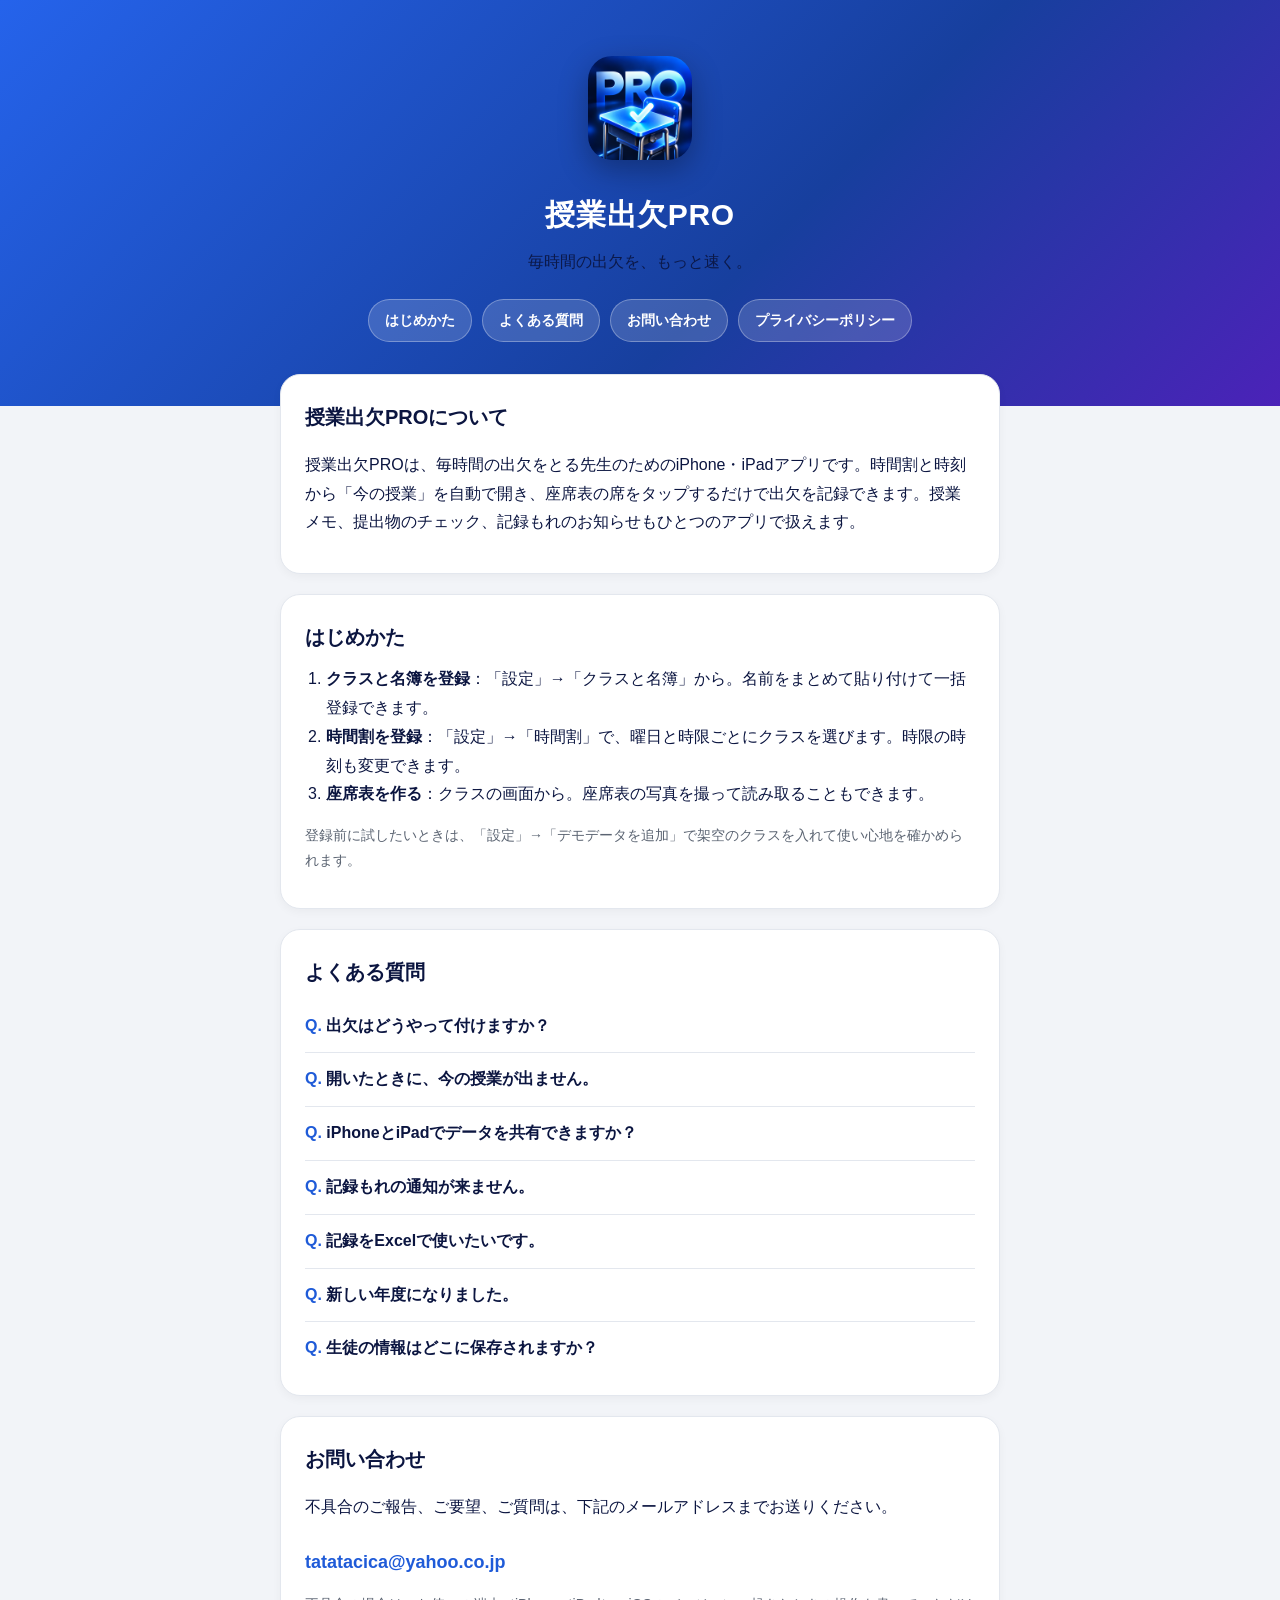
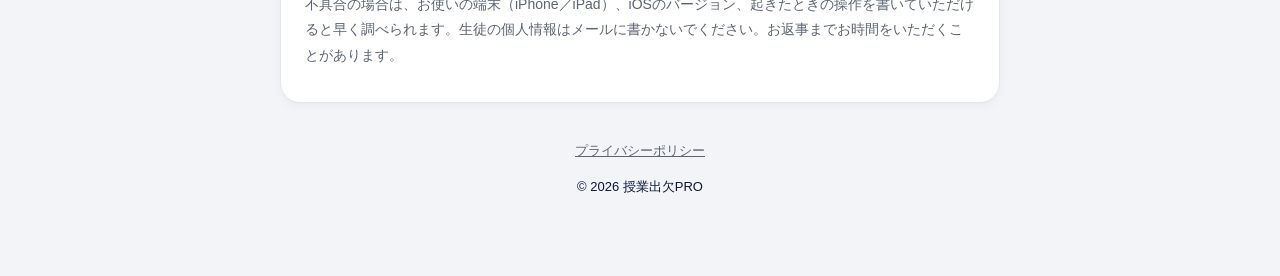
<file: index.html>
<!doctype html>
<html lang="ja">
<head>
<meta charset="utf-8">
<meta name="viewport" content="width=device-width, initial-scale=1">
<title>授業出欠PRO サポート</title>
<meta name="description" content="授業出欠PRO（iPhone・iPad用の出欠記録アプリ）のサポートページです。使い方、よくある質問、お問い合わせ先を掲載しています。">
<link rel="icon" href="icon.png">
<link rel="apple-touch-icon" href="icon.png">
<link rel="stylesheet" href="style.css">
</head>
<body>
<header class="hero">
  <img src="icon.png" alt="授業出欠PROのアイコン">
  <h1>授業出欠PRO</h1>
  <p>毎時間の出欠を、もっと速く。</p>
  <nav>
    <a href="#start">はじめかた</a>
    <a href="#faq">よくある質問</a>
    <a href="#contact">お問い合わせ</a>
    <a href="privacy.html">プライバシーポリシー</a>
  </nav>
</header>

<main class="wrap">
  <section class="card">
    <h2>授業出欠PROについて</h2>
    <p>授業出欠PROは、毎時間の出欠をとる先生のためのiPhone・iPadアプリです。時間割と時刻から「今の授業」を自動で開き、座席表の席をタップするだけで出欠を記録できます。授業メモ、提出物のチェック、記録もれのお知らせもひとつのアプリで扱えます。</p>
  </section>

  <section class="card" id="start">
    <h2>はじめかた</h2>
    <ol>
      <li><strong>クラスと名簿を登録</strong>：「設定」→「クラスと名簿」から。名前をまとめて貼り付けて一括登録できます。</li>
      <li><strong>時間割を登録</strong>：「設定」→「時間割」で、曜日と時限ごとにクラスを選びます。時限の時刻も変更できます。</li>
      <li><strong>座席表を作る</strong>：クラスの画面から。座席表の写真を撮って読み取ることもできます。</li>
    </ol>
    <p class="sub">登録前に試したいときは、「設定」→「デモデータを追加」で架空のクラスを入れて使い心地を確かめられます。</p>
  </section>

  <section class="card" id="faq">
    <h2>よくある質問</h2>

    <details>
      <summary>出欠はどうやって付けますか？</summary>
      <p>座席表（または番号順の名簿）で生徒をタップするたびに、出席 → 欠席 → 遅刻 と切り替わります。公欠・早退・保健室・その他は、長押しのメニューから選べます。付け終わったら「出欠確認を完了」を押してください。</p>
    </details>

    <details>
      <summary>開いたときに、今の授業が出ません。</summary>
      <p>時間割と時限の時刻が登録されているか確認してください。授業の開始10分前から終了5分後までを「今の授業」として開きます。時間割にない授業は、授業名の部分をタップして「時間割外で記録」から選べます。</p>
    </details>

    <details>
      <summary>iPhoneとiPadでデータを共有できますか？</summary>
      <p>同じApple AccountでiCloudにサインインしていれば、iCloud（非公開のCloudKitデータベース）を通じて名簿や記録を同期します。反映には時間がかかることがあります。同じ授業を2台で同時に編集せず、もう一方に届いたことを確認してから切り替えてください。同期の状態は「設定」の画面で確認できます。</p>
    </details>

    <details>
      <summary>記録もれの通知が来ません。</summary>
      <p>「設定」→「通知」で「記録もれの通知」がオンになっているか、iPhoneの「設定」アプリでこのアプリの通知が許可されているかを確認してください。時間割の授業が終わって設定した時間がたっても「完了」になっていないときに通知します。</p>
    </details>

    <details>
      <summary>記録をExcelで使いたいです。</summary>
      <p>「記録」タブ右上のメニューから「CSVで書き出す」を選ぶと、Excelでそのまま開けるファイルを共有できます。期間とクラスを選んで、読みやすい文章のまとめを作ることもできます。</p>
    </details>

    <details>
      <summary>新しい年度になりました。</summary>
      <p>「設定」のいちばん下にある「年度の切り替え」で、クラス・名簿・座席表・時間割・課題をまとめて消して登録し直せます。元に戻せないため、必要な記録は先にCSVで書き出してください。</p>
    </details>

    <details>
      <summary>生徒の情報はどこに保存されますか？</summary>
      <p>端末の中と、iCloudを使う場合は利用者ご本人の非公開CloudKitデータベースに保存されます。開発者の独自サーバーへの送信、広告、外部の解析ツールはありません。詳しくは<a href="privacy.html">プライバシーポリシー</a>をご覧ください。生徒情報の扱いは、所属先のルールに従ってください。</p>
    </details>
  </section>

  <section class="card" id="contact">
    <h2>お問い合わせ</h2>
    <p>不具合のご報告、ご要望、ご質問は、下記のメールアドレスまでお送りください。</p>
    <a class="contact" href="mailto:tatatacica@yahoo.co.jp?subject=%E6%8E%88%E6%A5%AD%E5%87%BA%E6%AC%A0PRO%20%E3%81%8A%E5%95%8F%E3%81%84%E5%90%88%E3%82%8F%E3%81%9B">tatatacica@yahoo.co.jp</a>
    <p class="sub">不具合の場合は、お使いの端末（iPhone／iPad）、iOSのバージョン、起きたときの操作を書いていただけると早く調べられます。生徒の個人情報はメールに書かないでください。お返事までお時間をいただくことがあります。</p>
  </section>

  <footer>
    <p><a href="privacy.html">プライバシーポリシー</a></p>
    <p>© 2026 授業出欠PRO</p>
  </footer>
</main>
</body>
</html>
</file>
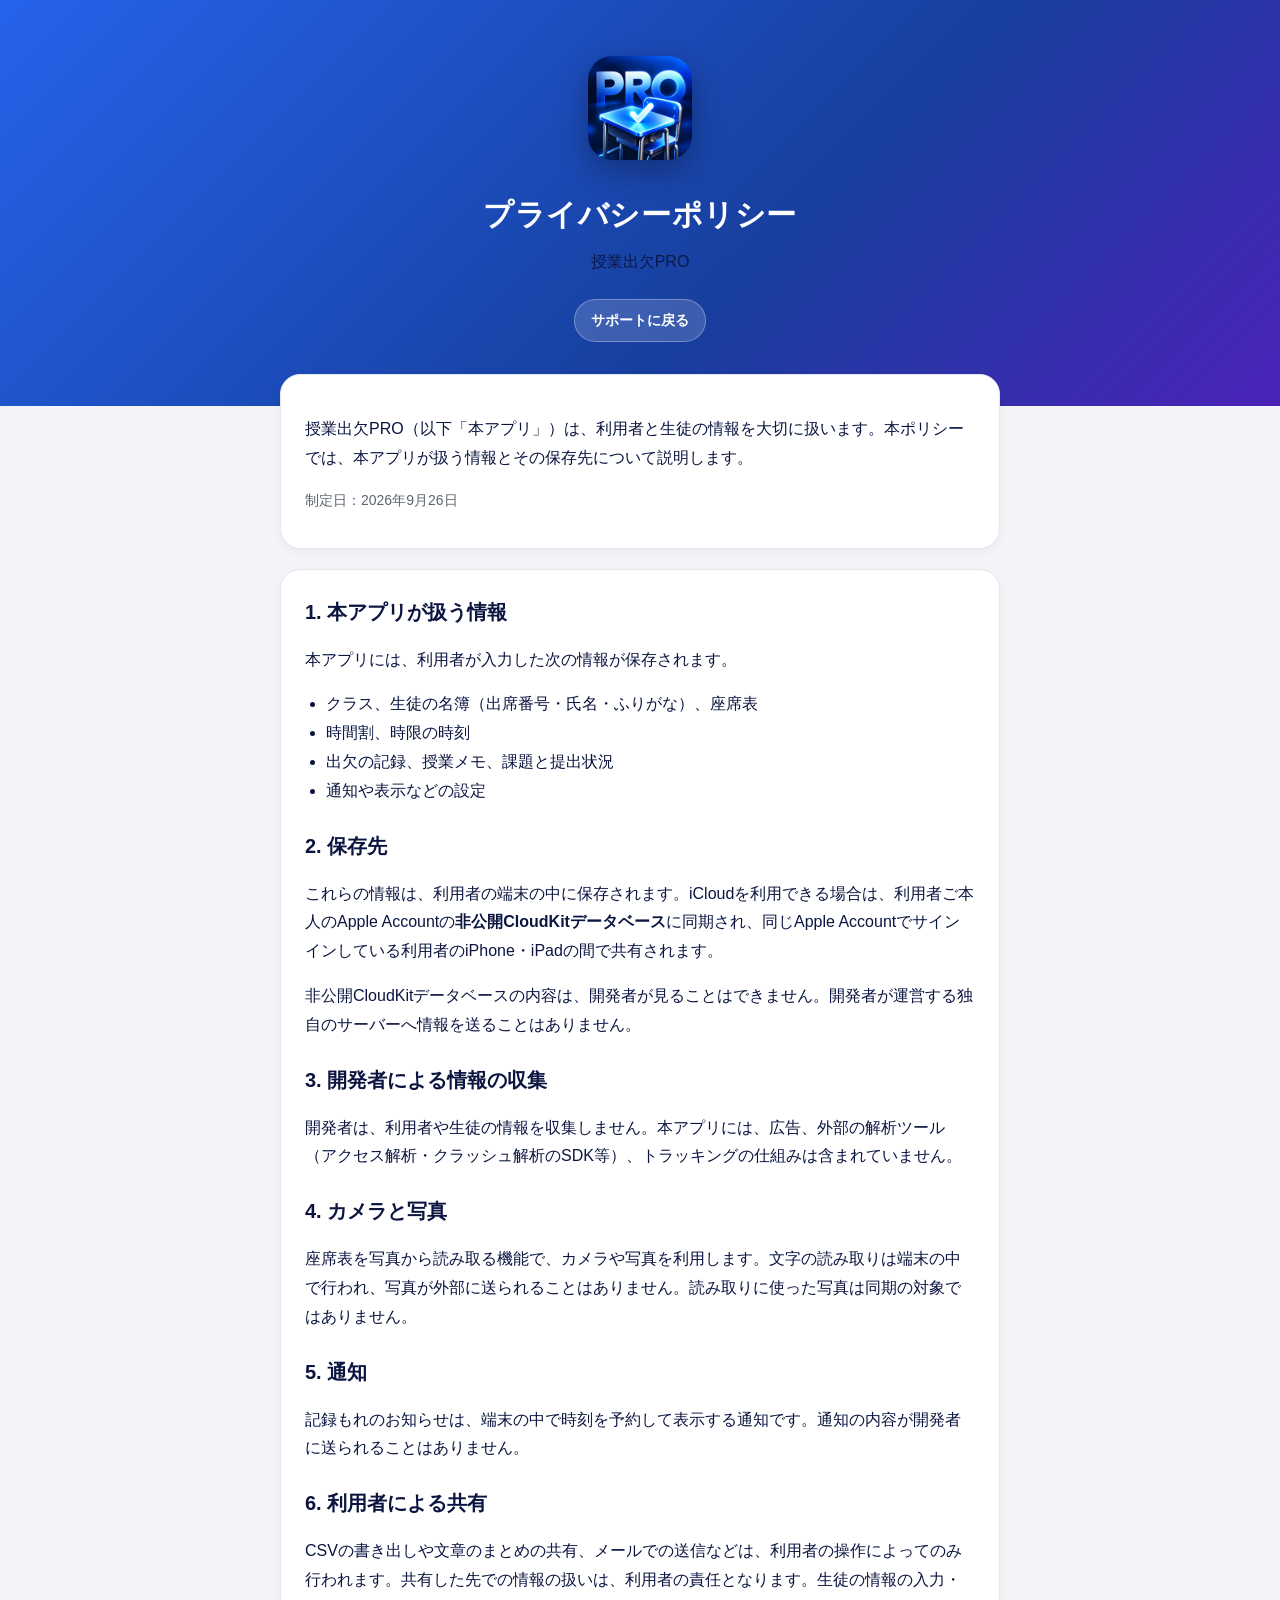
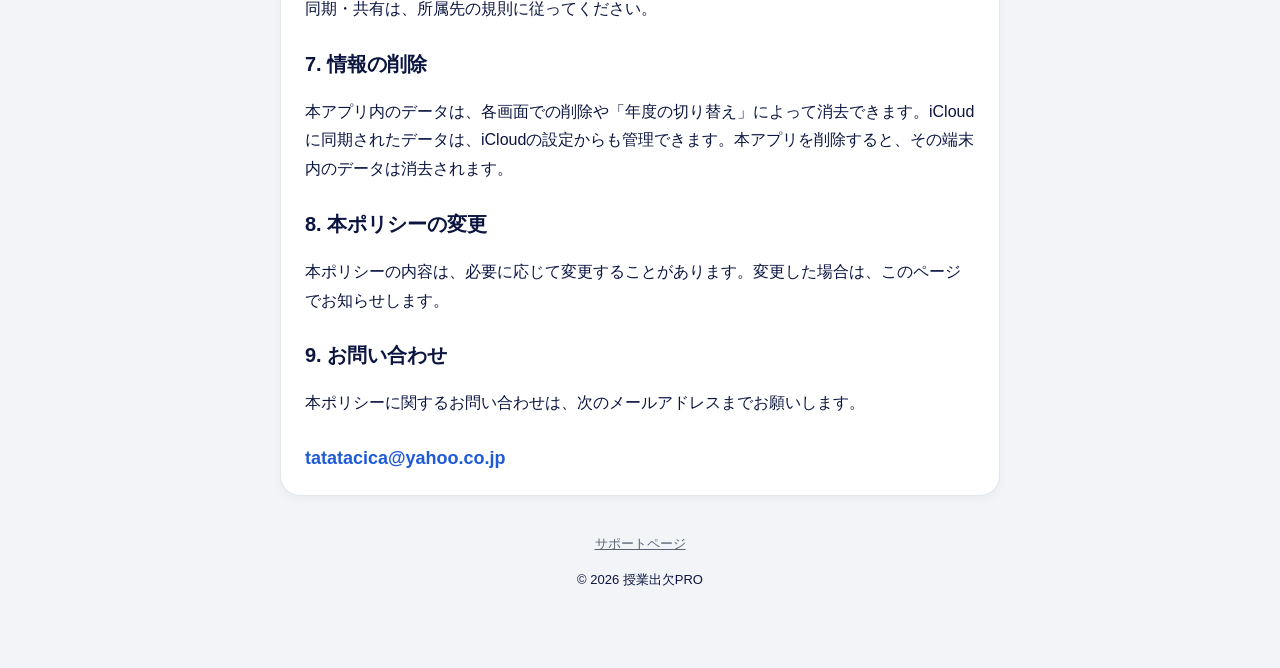
<file: privacy.html>
<!doctype html>
<html lang="ja">
<head>
<meta charset="utf-8">
<meta name="viewport" content="width=device-width, initial-scale=1">
<title>授業出欠PRO プライバシーポリシー</title>
<meta name="description" content="授業出欠PROのプライバシーポリシーです。">
<link rel="icon" href="icon.png">
<link rel="stylesheet" href="style.css">
</head>
<body>
<header class="hero">
  <img src="icon.png" alt="授業出欠PROのアイコン">
  <h1>プライバシーポリシー</h1>
  <p>授業出欠PRO</p>
  <nav>
    <a href="index.html">サポートに戻る</a>
  </nav>
</header>

<main class="wrap">
  <section class="card">
    <p>授業出欠PRO（以下「本アプリ」）は、利用者と生徒の情報を大切に扱います。本ポリシーでは、本アプリが扱う情報とその保存先について説明します。</p>
    <p class="sub">制定日：2026年9月26日</p>
  </section>

  <section class="card">
    <h2>1. 本アプリが扱う情報</h2>
    <p>本アプリには、利用者が入力した次の情報が保存されます。</p>
    <ul>
      <li>クラス、生徒の名簿（出席番号・氏名・ふりがな）、座席表</li>
      <li>時間割、時限の時刻</li>
      <li>出欠の記録、授業メモ、課題と提出状況</li>
      <li>通知や表示などの設定</li>
    </ul>

    <h2 style="margin-top:22px">2. 保存先</h2>
    <p>これらの情報は、利用者の端末の中に保存されます。iCloudを利用できる場合は、利用者ご本人のApple Accountの<strong>非公開CloudKitデータベース</strong>に同期され、同じApple Accountでサインインしている利用者のiPhone・iPadの間で共有されます。</p>
    <p>非公開CloudKitデータベースの内容は、開発者が見ることはできません。開発者が運営する独自のサーバーへ情報を送ることはありません。</p>

    <h2 style="margin-top:22px">3. 開発者による情報の収集</h2>
    <p>開発者は、利用者や生徒の情報を収集しません。本アプリには、広告、外部の解析ツール（アクセス解析・クラッシュ解析のSDK等）、トラッキングの仕組みは含まれていません。</p>

    <h2 style="margin-top:22px">4. カメラと写真</h2>
    <p>座席表を写真から読み取る機能で、カメラや写真を利用します。文字の読み取りは端末の中で行われ、写真が外部に送られることはありません。読み取りに使った写真は同期の対象ではありません。</p>

    <h2 style="margin-top:22px">5. 通知</h2>
    <p>記録もれのお知らせは、端末の中で時刻を予約して表示する通知です。通知の内容が開発者に送られることはありません。</p>

    <h2 style="margin-top:22px">6. 利用者による共有</h2>
    <p>CSVの書き出しや文章のまとめの共有、メールでの送信などは、利用者の操作によってのみ行われます。共有した先での情報の扱いは、利用者の責任となります。生徒の情報の入力・同期・共有は、所属先の規則に従ってください。</p>

    <h2 style="margin-top:22px">7. 情報の削除</h2>
    <p>本アプリ内のデータは、各画面での削除や「年度の切り替え」によって消去できます。iCloudに同期されたデータは、iCloudの設定からも管理できます。本アプリを削除すると、その端末内のデータは消去されます。</p>

    <h2 style="margin-top:22px">8. 本ポリシーの変更</h2>
    <p>本ポリシーの内容は、必要に応じて変更することがあります。変更した場合は、このページでお知らせします。</p>

    <h2 style="margin-top:22px">9. お問い合わせ</h2>
    <p>本ポリシーに関するお問い合わせは、次のメールアドレスまでお願いします。</p>
    <a class="contact" href="mailto:tatatacica@yahoo.co.jp">tatatacica@yahoo.co.jp</a>
  </section>

  <footer>
    <p><a href="index.html">サポートページ</a></p>
    <p>© 2026 授業出欠PRO</p>
  </footer>
</main>
</body>
</html>
</file>
<file: style.css>
:root {
  --bg: #f2f4f8;
  --card: #ffffff;
  --ink: #0b1540;
  --sub: #5b6472;
  --line: #e3e7ee;
  --brand: #1f5bd8;
  --brand-deep: #173f9e;
  color-scheme: light;
}
@media (prefers-color-scheme: dark) {
  :root {
    --bg: #0b0d12;
    --card: #181c24;
    --ink: #eef1f7;
    --sub: #9aa3b2;
    --line: #2a303b;
    --brand: #4c8dff;
    --brand-deep: #2a5fd0;
    color-scheme: dark;
  }
}
* { box-sizing: border-box; }
body {
  margin: 0;
  background: var(--bg);
  color: var(--ink);
  font-family: -apple-system, BlinkMacSystemFont, "Hiragino Sans", "Hiragino Kaku Gothic ProN", "Noto Sans JP", "Yu Gothic", Meiryo, sans-serif;
  line-height: 1.8;
  -webkit-text-size-adjust: 100%;
}
.wrap { max-width: 760px; margin: 0 auto; padding: 0 20px 64px; }
.hero {
  background: linear-gradient(135deg, #2563eb, #173f9e 60%, #4b22b8);
  color: #fff;
  padding: 56px 20px 64px;
  text-align: center;
}
.hero img { width: 104px; height: 104px; border-radius: 24px; box-shadow: 0 10px 30px rgba(0,0,0,.3); }
.hero h1 { margin: 18px 0 6px; font-size: 30px; letter-spacing: .02em; }
.hero p { margin: 0; opacity: .9; }
nav { display: flex; gap: 10px; justify-content: center; flex-wrap: wrap; margin-top: 22px; }
nav a {
  color: #fff; text-decoration: none; font-size: 14px; font-weight: 600;
  padding: 8px 16px; border-radius: 999px; background: rgba(255,255,255,.16);
  border: 1px solid rgba(255,255,255,.3);
}
.card {
  background: var(--card);
  border: 1px solid var(--line);
  border-radius: 20px;
  padding: 24px 24px 20px;
  margin-top: 20px;
  box-shadow: 0 3px 10px rgba(0,0,0,.04);
}
.wrap > .card:first-child { margin-top: -32px; position: relative; }
h2 { font-size: 20px; margin: 0 0 10px; }
h3 { font-size: 16px; margin: 20px 0 4px; }
p, li { color: var(--ink); }
.sub { color: var(--sub); font-size: 14px; }
ul, ol { padding-left: 1.3em; margin: 6px 0; }
details { border-top: 1px solid var(--line); padding: 12px 0; }
details:first-of-type { border-top: 0; }
summary { cursor: pointer; font-weight: 700; list-style: none; }
summary::-webkit-details-marker { display: none; }
summary::before { content: "Q. "; color: var(--brand); }
details p { margin: 8px 0 0; }
.contact {
  display: inline-block; margin-top: 8px; font-size: 18px; font-weight: 700;
  color: var(--brand); text-decoration: none; word-break: break-all;
}
footer { text-align: center; color: var(--sub); font-size: 13px; margin-top: 36px; }
footer a { color: var(--sub); }
</file>
